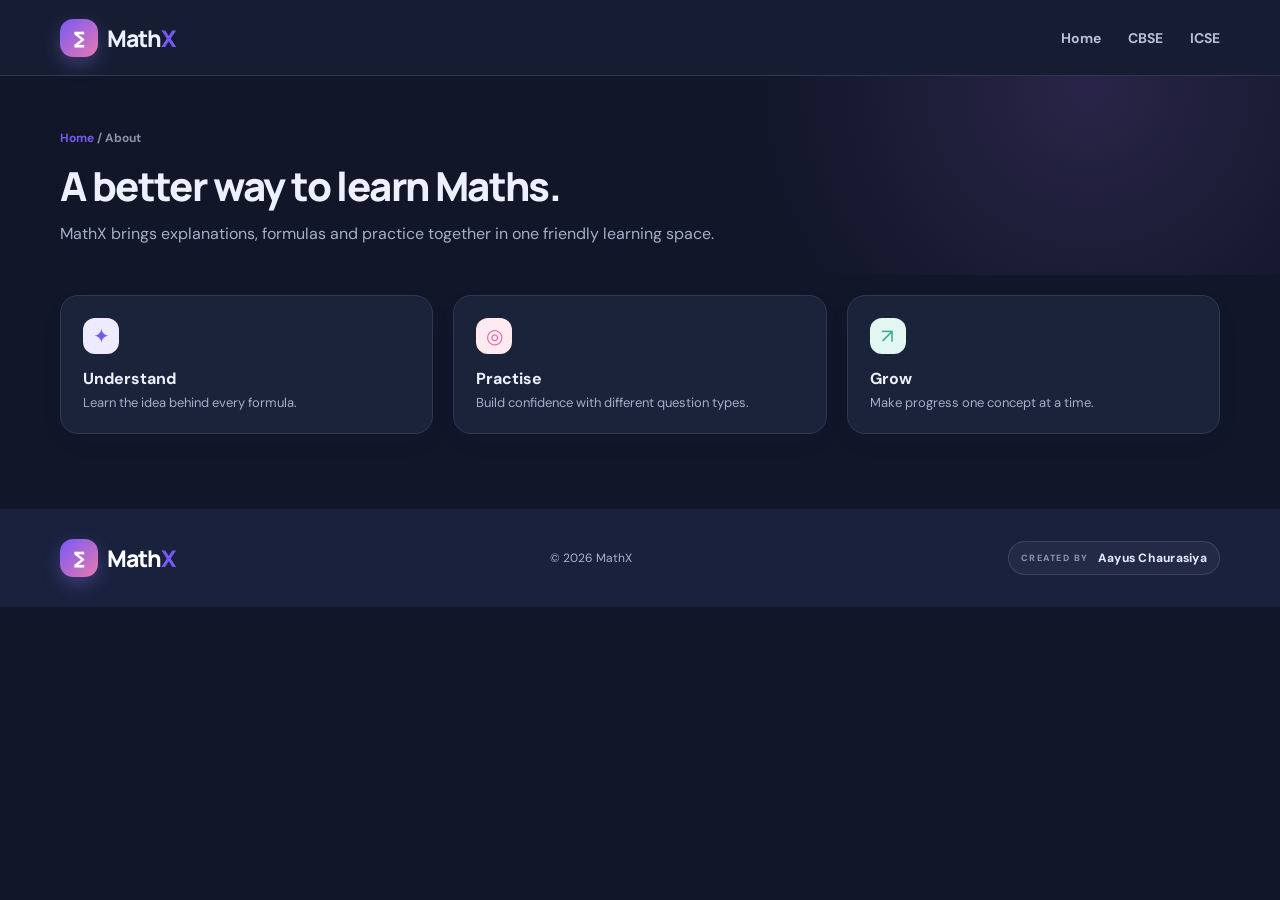
<file: about.html>
<!DOCTYPE html><html lang="en"><head><link rel="icon" type="image/jpeg" href="mathxlogo.png.jpg"><meta charset="UTF-8"><meta name="viewport" content="width=device-width,initial-scale=1"><title>About MathX</title><link rel="stylesheet" href="style.css"></head><body><header class="topbar"><a class="brand" href="index.html"><span class="brand-mark">∑</span>Math<span class="brand-x">X</span></a><nav><a href="index.html">Home</a><a href="cbse.html">CBSE</a><a href="icse.html">ICSE</a></nav></header><section class="page-hero"><div class="wrap"><div class="crumb"><a href="index.html">Home</a> / About</div><h1 class="page-title">A better way to learn Maths.</h1><p class="page-subtitle">MathX brings explanations, formulas and practice together in one friendly learning space.</p></div></section><main class="wrap"><div class="feature-strip"><div><span class="feature-icon">✦</span><h3>Understand</h3><p>Learn the idea behind every formula.</p></div><div><span class="feature-icon pink">◎</span><h3>Practise</h3><p>Build confidence with different question types.</p></div><div><span class="feature-icon mint">↗</span><h3>Grow</h3><p>Make progress one concept at a time.</p></div></div></main><footer class="footer"><div class="wrap footer-inner"><a class="brand footer-brand" href="index.html"><span class="brand-mark">∑</span>Math<span class="brand-x">X</span></a><span>© 2026 MathX</span><span class="owner-credit" aria-label="Created by Aayus Chaurasiya"><span class="owner-label">CREATED BY</span><span class="owner-name">Aayus Chaurasiya</span></span></div></footer>
</body></html>
</file>
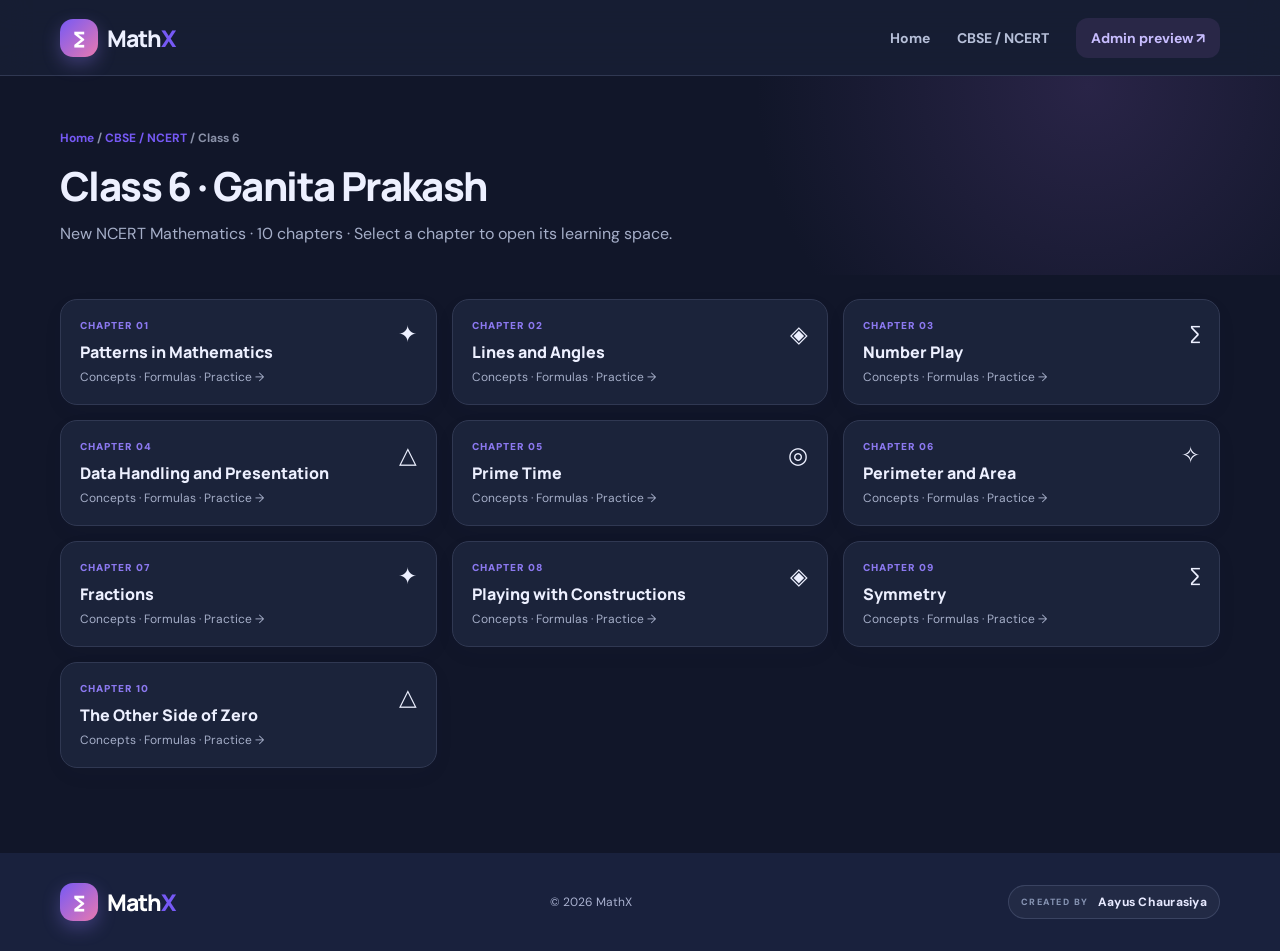
<file: cbse-class6.html>
<!DOCTYPE html><html lang="en"><head><link rel="icon" type="image/jpeg" href="mathxlogo.png.jpg"><meta charset="UTF-8"><meta name="viewport" content="width=device-width,initial-scale=1"><title>Class 6 CBSE / NCERT | MathX</title><link rel="stylesheet" href="style.css"></head><body>
<header class="topbar"><a class="brand" href="index.html"><span class="brand-mark">∑</span>Math<span class="brand-x">X</span></a><nav><a href="index.html">Home</a><a href="cbse.html">CBSE / NCERT</a><a class="nav-cta" href="admin.html">Admin preview ↗</a></nav></header>
<section class="page-hero"><div class="wrap"><div class="crumb"><a href="index.html">Home</a> / <a href="cbse.html">CBSE / NCERT</a> / Class 6</div><h1 class="page-title">Class 6 · Ganita Prakash</h1><p class="page-subtitle">New NCERT Mathematics · 10 chapters · Select a chapter to open its learning space.</p></div></section>
<main class="wrap"><div class="chapter-grid"><a class="chapter-tile" href="lesson.html?board=cbse&class=6&chapter=1"><span class="chapter-icon">✦</span><div class="chapter-no">CHAPTER 01</div><h3>Patterns in Mathematics</h3><p>Concepts · Formulas · Practice →</p></a><a class="chapter-tile" href="lesson.html?board=cbse&class=6&chapter=2"><span class="chapter-icon">◈</span><div class="chapter-no">CHAPTER 02</div><h3>Lines and Angles</h3><p>Concepts · Formulas · Practice →</p></a><a class="chapter-tile" href="lesson.html?board=cbse&class=6&chapter=3"><span class="chapter-icon">∑</span><div class="chapter-no">CHAPTER 03</div><h3>Number Play</h3><p>Concepts · Formulas · Practice →</p></a><a class="chapter-tile" href="lesson.html?board=cbse&class=6&chapter=4"><span class="chapter-icon">△</span><div class="chapter-no">CHAPTER 04</div><h3>Data Handling and Presentation</h3><p>Concepts · Formulas · Practice →</p></a><a class="chapter-tile" href="lesson.html?board=cbse&class=6&chapter=5"><span class="chapter-icon">◎</span><div class="chapter-no">CHAPTER 05</div><h3>Prime Time</h3><p>Concepts · Formulas · Practice →</p></a><a class="chapter-tile" href="lesson.html?board=cbse&class=6&chapter=6"><span class="chapter-icon">✧</span><div class="chapter-no">CHAPTER 06</div><h3>Perimeter and Area</h3><p>Concepts · Formulas · Practice →</p></a><a class="chapter-tile" href="lesson.html?board=cbse&class=6&chapter=7"><span class="chapter-icon">✦</span><div class="chapter-no">CHAPTER 07</div><h3>Fractions</h3><p>Concepts · Formulas · Practice →</p></a><a class="chapter-tile" href="lesson.html?board=cbse&class=6&chapter=8"><span class="chapter-icon">◈</span><div class="chapter-no">CHAPTER 08</div><h3>Playing with Constructions</h3><p>Concepts · Formulas · Practice →</p></a><a class="chapter-tile" href="lesson.html?board=cbse&class=6&chapter=9"><span class="chapter-icon">∑</span><div class="chapter-no">CHAPTER 09</div><h3>Symmetry</h3><p>Concepts · Formulas · Practice →</p></a><a class="chapter-tile" href="lesson.html?board=cbse&class=6&chapter=10"><span class="chapter-icon">△</span><div class="chapter-no">CHAPTER 10</div><h3>The Other Side of Zero</h3><p>Concepts · Formulas · Practice →</p></a></div></main><footer class="footer"><div class="wrap footer-inner"><a class="brand footer-brand" href="index.html"><span class="brand-mark">∑</span>Math<span class="brand-x">X</span></a><span>© 2026 MathX</span><span class="owner-credit" aria-label="Created by Aayus Chaurasiya"><span class="owner-label">CREATED BY</span><span class="owner-name">Aayus Chaurasiya</span></span></div></footer>
</body></html>
</file>
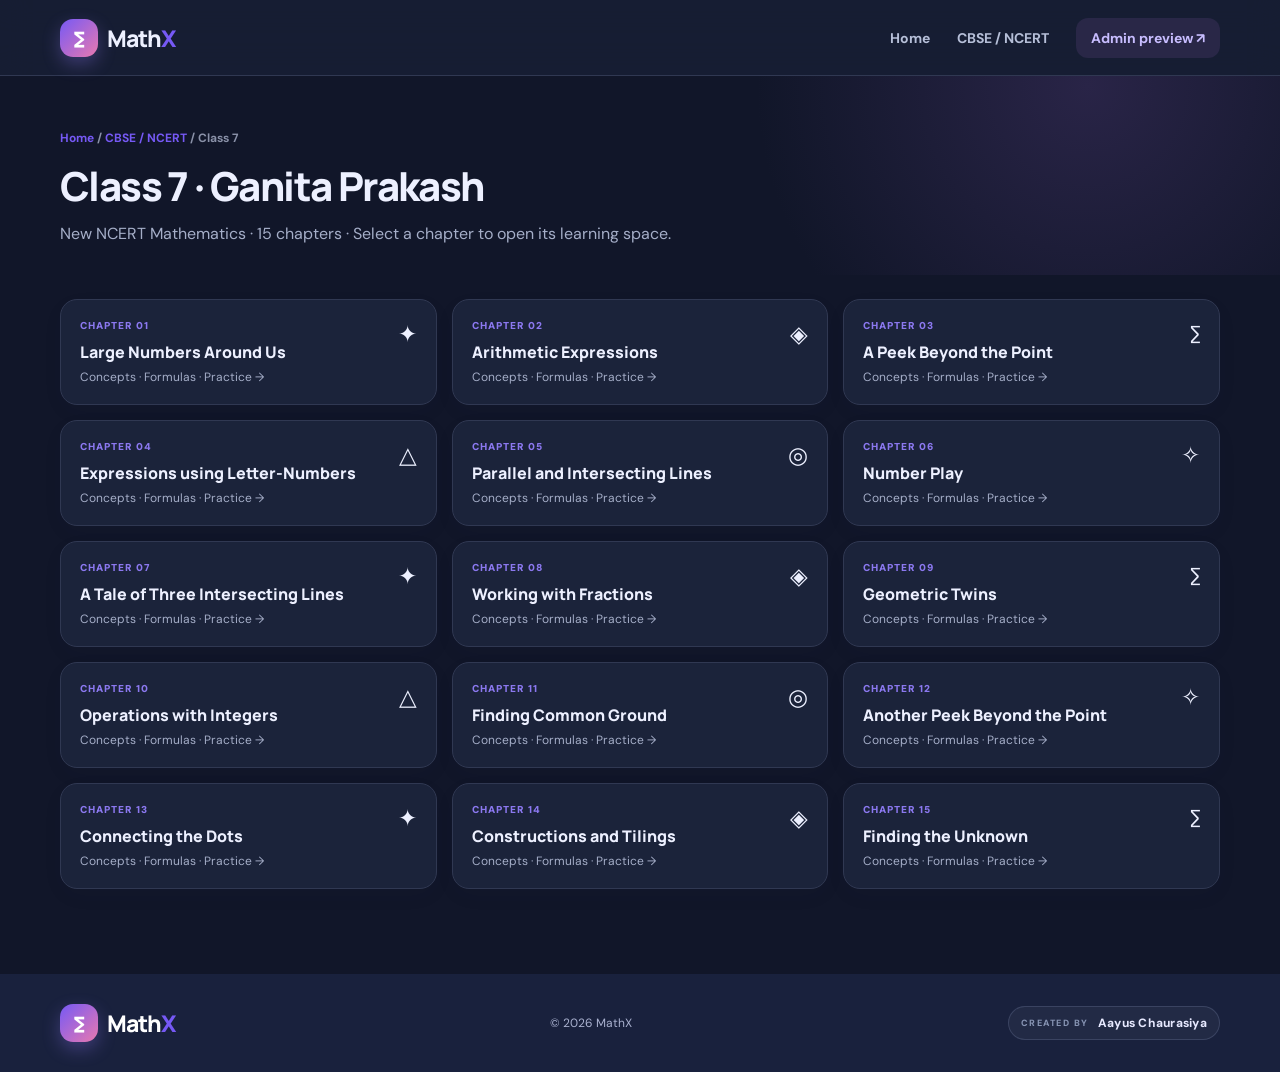
<file: cbse-class7.html>
<!DOCTYPE html><html lang="en"><head><link rel="icon" type="image/jpeg" href="mathxlogo.png.jpg"><meta charset="UTF-8"><meta name="viewport" content="width=device-width,initial-scale=1"><title>Class 7 CBSE / NCERT | MathX</title><link rel="stylesheet" href="style.css"></head><body>
<header class="topbar"><a class="brand" href="index.html"><span class="brand-mark">∑</span>Math<span class="brand-x">X</span></a><nav><a href="index.html">Home</a><a href="cbse.html">CBSE / NCERT</a><a class="nav-cta" href="admin.html">Admin preview ↗</a></nav></header>
<section class="page-hero"><div class="wrap"><div class="crumb"><a href="index.html">Home</a> / <a href="cbse.html">CBSE / NCERT</a> / Class 7</div><h1 class="page-title">Class 7 · Ganita Prakash</h1><p class="page-subtitle">New NCERT Mathematics · 15 chapters · Select a chapter to open its learning space.</p></div></section>
<main class="wrap"><div class="chapter-grid"><a class="chapter-tile" href="lesson.html?board=cbse&class=7&chapter=1"><span class="chapter-icon">✦</span><div class="chapter-no">CHAPTER 01</div><h3>Large Numbers Around Us</h3><p>Concepts · Formulas · Practice →</p></a><a class="chapter-tile" href="lesson.html?board=cbse&class=7&chapter=2"><span class="chapter-icon">◈</span><div class="chapter-no">CHAPTER 02</div><h3>Arithmetic Expressions</h3><p>Concepts · Formulas · Practice →</p></a><a class="chapter-tile" href="lesson.html?board=cbse&class=7&chapter=3"><span class="chapter-icon">∑</span><div class="chapter-no">CHAPTER 03</div><h3>A Peek Beyond the Point</h3><p>Concepts · Formulas · Practice →</p></a><a class="chapter-tile" href="lesson.html?board=cbse&class=7&chapter=4"><span class="chapter-icon">△</span><div class="chapter-no">CHAPTER 04</div><h3>Expressions using Letter-Numbers</h3><p>Concepts · Formulas · Practice →</p></a><a class="chapter-tile" href="lesson.html?board=cbse&class=7&chapter=5"><span class="chapter-icon">◎</span><div class="chapter-no">CHAPTER 05</div><h3>Parallel and Intersecting Lines</h3><p>Concepts · Formulas · Practice →</p></a><a class="chapter-tile" href="lesson.html?board=cbse&class=7&chapter=6"><span class="chapter-icon">✧</span><div class="chapter-no">CHAPTER 06</div><h3>Number Play</h3><p>Concepts · Formulas · Practice →</p></a><a class="chapter-tile" href="lesson.html?board=cbse&class=7&chapter=7"><span class="chapter-icon">✦</span><div class="chapter-no">CHAPTER 07</div><h3>A Tale of Three Intersecting Lines</h3><p>Concepts · Formulas · Practice →</p></a><a class="chapter-tile" href="lesson.html?board=cbse&class=7&chapter=8"><span class="chapter-icon">◈</span><div class="chapter-no">CHAPTER 08</div><h3>Working with Fractions</h3><p>Concepts · Formulas · Practice →</p></a><a class="chapter-tile" href="lesson.html?board=cbse&class=7&chapter=9"><span class="chapter-icon">∑</span><div class="chapter-no">CHAPTER 09</div><h3>Geometric Twins</h3><p>Concepts · Formulas · Practice →</p></a><a class="chapter-tile" href="lesson.html?board=cbse&class=7&chapter=10"><span class="chapter-icon">△</span><div class="chapter-no">CHAPTER 10</div><h3>Operations with Integers</h3><p>Concepts · Formulas · Practice →</p></a><a class="chapter-tile" href="lesson.html?board=cbse&class=7&chapter=11"><span class="chapter-icon">◎</span><div class="chapter-no">CHAPTER 11</div><h3>Finding Common Ground</h3><p>Concepts · Formulas · Practice →</p></a><a class="chapter-tile" href="lesson.html?board=cbse&class=7&chapter=12"><span class="chapter-icon">✧</span><div class="chapter-no">CHAPTER 12</div><h3>Another Peek Beyond the Point</h3><p>Concepts · Formulas · Practice →</p></a><a class="chapter-tile" href="lesson.html?board=cbse&class=7&chapter=13"><span class="chapter-icon">✦</span><div class="chapter-no">CHAPTER 13</div><h3>Connecting the Dots</h3><p>Concepts · Formulas · Practice →</p></a><a class="chapter-tile" href="lesson.html?board=cbse&class=7&chapter=14"><span class="chapter-icon">◈</span><div class="chapter-no">CHAPTER 14</div><h3>Constructions and Tilings</h3><p>Concepts · Formulas · Practice →</p></a><a class="chapter-tile" href="lesson.html?board=cbse&class=7&chapter=15"><span class="chapter-icon">∑</span><div class="chapter-no">CHAPTER 15</div><h3>Finding the Unknown</h3><p>Concepts · Formulas · Practice →</p></a></div></main><footer class="footer"><div class="wrap footer-inner"><a class="brand footer-brand" href="index.html"><span class="brand-mark">∑</span>Math<span class="brand-x">X</span></a><span>© 2026 MathX</span><span class="owner-credit" aria-label="Created by Aayus Chaurasiya"><span class="owner-label">CREATED BY</span><span class="owner-name">Aayus Chaurasiya</span></span></div></footer>
</body></html>
</file>
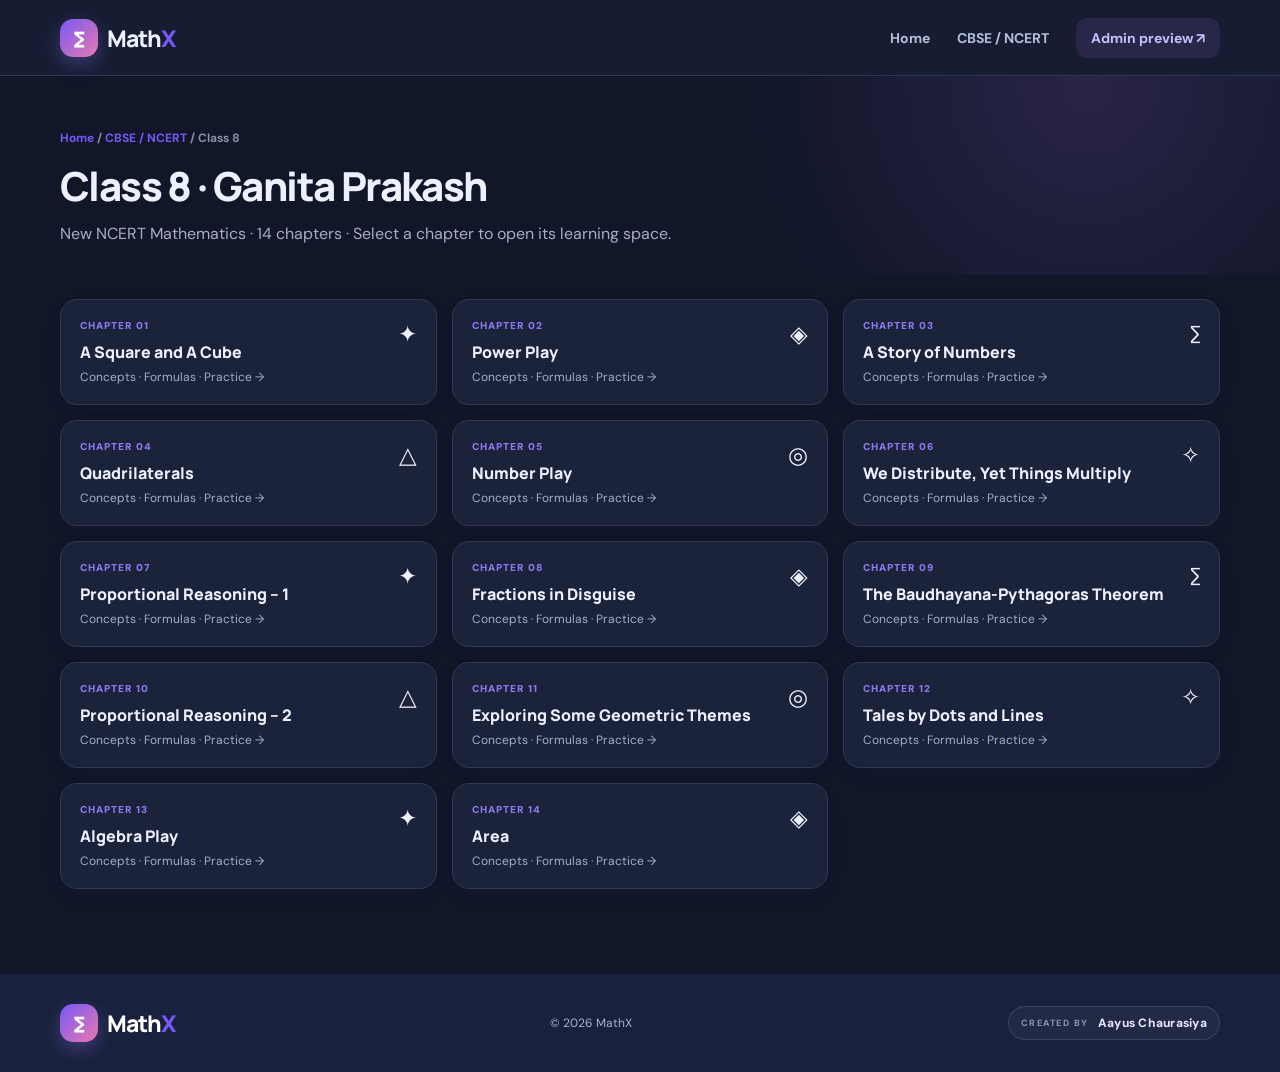
<file: cbse-class8.html>
<!DOCTYPE html><html lang="en"><head><link rel="icon" type="image/jpeg" href="mathxlogo.png.jpg"><meta charset="UTF-8"><meta name="viewport" content="width=device-width,initial-scale=1"><title>Class 8 CBSE / NCERT | MathX</title><link rel="stylesheet" href="style.css"></head><body>
<header class="topbar"><a class="brand" href="index.html"><span class="brand-mark">∑</span>Math<span class="brand-x">X</span></a><nav><a href="index.html">Home</a><a href="cbse.html">CBSE / NCERT</a><a class="nav-cta" href="admin.html">Admin preview ↗</a></nav></header>
<section class="page-hero"><div class="wrap"><div class="crumb"><a href="index.html">Home</a> / <a href="cbse.html">CBSE / NCERT</a> / Class 8</div><h1 class="page-title">Class 8 · Ganita Prakash</h1><p class="page-subtitle">New NCERT Mathematics · 14 chapters · Select a chapter to open its learning space.</p></div></section>
<main class="wrap"><div class="chapter-grid"><a class="chapter-tile" href="lesson.html?board=cbse&class=8&chapter=1"><span class="chapter-icon">✦</span><div class="chapter-no">CHAPTER 01</div><h3>A Square and A Cube</h3><p>Concepts · Formulas · Practice →</p></a><a class="chapter-tile" href="lesson.html?board=cbse&class=8&chapter=2"><span class="chapter-icon">◈</span><div class="chapter-no">CHAPTER 02</div><h3>Power Play</h3><p>Concepts · Formulas · Practice →</p></a><a class="chapter-tile" href="lesson.html?board=cbse&class=8&chapter=3"><span class="chapter-icon">∑</span><div class="chapter-no">CHAPTER 03</div><h3>A Story of Numbers</h3><p>Concepts · Formulas · Practice →</p></a><a class="chapter-tile" href="lesson.html?board=cbse&class=8&chapter=4"><span class="chapter-icon">△</span><div class="chapter-no">CHAPTER 04</div><h3>Quadrilaterals</h3><p>Concepts · Formulas · Practice →</p></a><a class="chapter-tile" href="lesson.html?board=cbse&class=8&chapter=5"><span class="chapter-icon">◎</span><div class="chapter-no">CHAPTER 05</div><h3>Number Play</h3><p>Concepts · Formulas · Practice →</p></a><a class="chapter-tile" href="lesson.html?board=cbse&class=8&chapter=6"><span class="chapter-icon">✧</span><div class="chapter-no">CHAPTER 06</div><h3>We Distribute, Yet Things Multiply</h3><p>Concepts · Formulas · Practice →</p></a><a class="chapter-tile" href="lesson.html?board=cbse&class=8&chapter=7"><span class="chapter-icon">✦</span><div class="chapter-no">CHAPTER 07</div><h3>Proportional Reasoning – 1</h3><p>Concepts · Formulas · Practice →</p></a><a class="chapter-tile" href="lesson.html?board=cbse&class=8&chapter=8"><span class="chapter-icon">◈</span><div class="chapter-no">CHAPTER 08</div><h3>Fractions in Disguise</h3><p>Concepts · Formulas · Practice →</p></a><a class="chapter-tile" href="lesson.html?board=cbse&class=8&chapter=9"><span class="chapter-icon">∑</span><div class="chapter-no">CHAPTER 09</div><h3>The Baudhayana-Pythagoras Theorem</h3><p>Concepts · Formulas · Practice →</p></a><a class="chapter-tile" href="lesson.html?board=cbse&class=8&chapter=10"><span class="chapter-icon">△</span><div class="chapter-no">CHAPTER 10</div><h3>Proportional Reasoning – 2</h3><p>Concepts · Formulas · Practice →</p></a><a class="chapter-tile" href="lesson.html?board=cbse&class=8&chapter=11"><span class="chapter-icon">◎</span><div class="chapter-no">CHAPTER 11</div><h3>Exploring Some Geometric Themes</h3><p>Concepts · Formulas · Practice →</p></a><a class="chapter-tile" href="lesson.html?board=cbse&class=8&chapter=12"><span class="chapter-icon">✧</span><div class="chapter-no">CHAPTER 12</div><h3>Tales by Dots and Lines</h3><p>Concepts · Formulas · Practice →</p></a><a class="chapter-tile" href="lesson.html?board=cbse&class=8&chapter=13"><span class="chapter-icon">✦</span><div class="chapter-no">CHAPTER 13</div><h3>Algebra Play</h3><p>Concepts · Formulas · Practice →</p></a><a class="chapter-tile" href="lesson.html?board=cbse&class=8&chapter=14"><span class="chapter-icon">◈</span><div class="chapter-no">CHAPTER 14</div><h3>Area</h3><p>Concepts · Formulas · Practice →</p></a></div></main><footer class="footer"><div class="wrap footer-inner"><a class="brand footer-brand" href="index.html"><span class="brand-mark">∑</span>Math<span class="brand-x">X</span></a><span>© 2026 MathX</span><span class="owner-credit" aria-label="Created by Aayus Chaurasiya"><span class="owner-label">CREATED BY</span><span class="owner-name">Aayus Chaurasiya</span></span></div></footer>
</body></html>
</file>
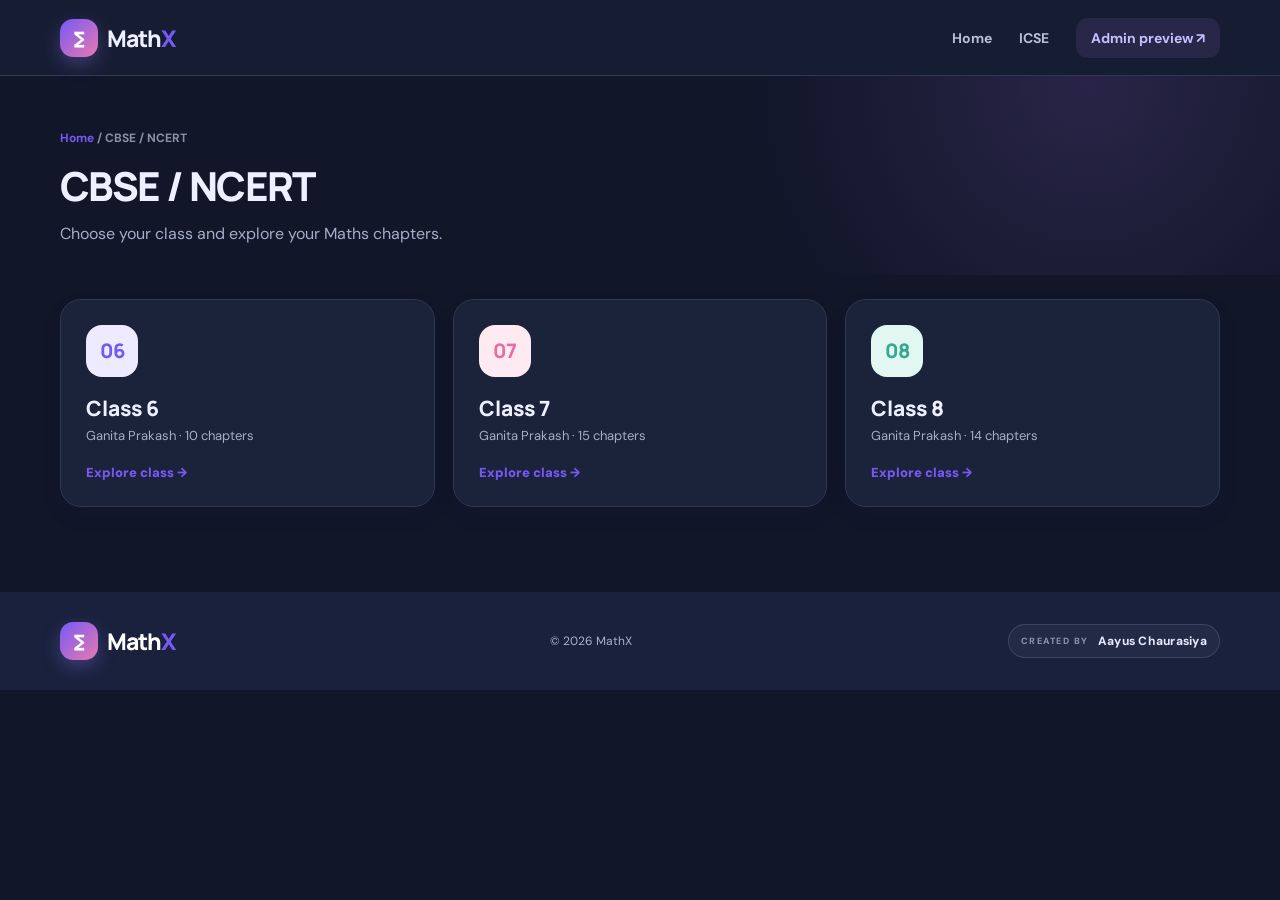
<file: cbse.html>
<!DOCTYPE html><html lang="en"><head><link rel="icon" type="image/jpeg" href="mathxlogo.png.jpg"><meta charset="UTF-8"><meta name="viewport" content="width=device-width,initial-scale=1"><title>CBSE / NCERT | MathX</title><link rel="stylesheet" href="style.css"></head><body>
<header class="topbar"><a class="brand" href="index.html"><span class="brand-mark">∑</span>Math<span class="brand-x">X</span></a><nav><a href="index.html">Home</a><a href="icse.html">ICSE</a><a class="nav-cta" href="admin.html">Admin preview ↗</a></nav></header>
<section class="page-hero"><div class="wrap"><div class="crumb"><a href="index.html">Home</a> / CBSE / NCERT</div><h1 class="page-title">CBSE / NCERT</h1><p class="page-subtitle">Choose your class and explore your Maths chapters.</p></div></section>
<main class="wrap"><div class="class-grid">
<a class="class-tile" href="cbse-class6.html"><div class="class-number">06</div><h2>Class 6</h2><p>Ganita Prakash · 10 chapters</p><span class="tile-arrow">Explore class →</span></a>
<a class="class-tile" href="cbse-class7.html"><div class="class-number">07</div><h2>Class 7</h2><p>Ganita Prakash · 15 chapters</p><span class="tile-arrow">Explore class →</span></a>
<a class="class-tile" href="cbse-class8.html"><div class="class-number">08</div><h2>Class 8</h2><p>Ganita Prakash · 14 chapters</p><span class="tile-arrow">Explore class →</span></a>
</div></main><footer class="footer"><div class="wrap footer-inner"><a class="brand footer-brand" href="index.html"><span class="brand-mark">∑</span>Math<span class="brand-x">X</span></a><span>© 2026 MathX</span><span class="owner-credit" aria-label="Created by Aayus Chaurasiya"><span class="owner-label">CREATED BY</span><span class="owner-name">Aayus Chaurasiya</span></span></div></footer>
</body></html>
</file>
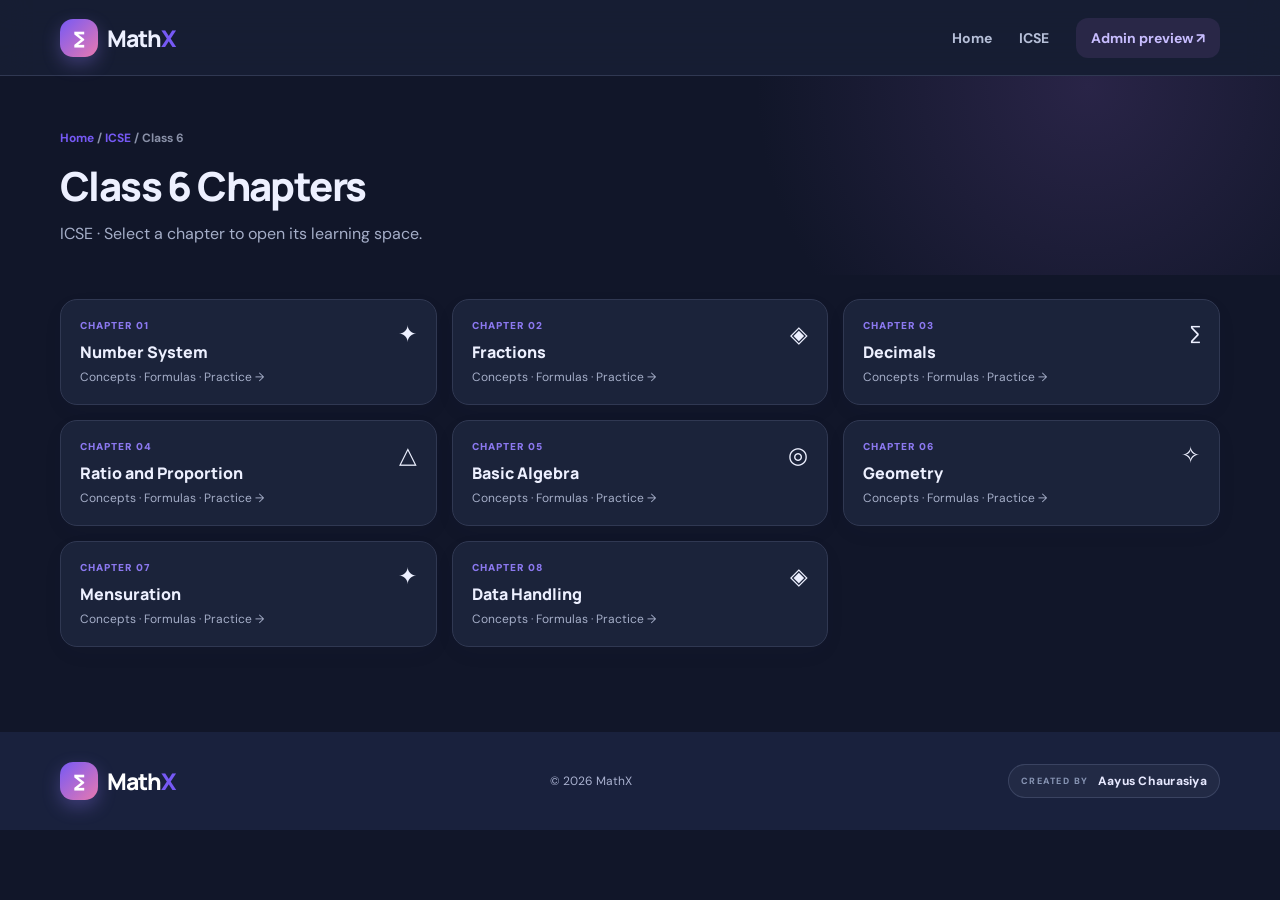
<file: icse-class6.html>
<!DOCTYPE html><html lang="en"><head><link rel="icon" type="image/jpeg" href="mathxlogo.png.jpg"><meta charset="UTF-8"><meta name="viewport" content="width=device-width,initial-scale=1"><title>Class 6 ICSE | MathX</title><link rel="stylesheet" href="style.css"></head><body>
<header class="topbar"><a class="brand" href="index.html"><span class="brand-mark">∑</span>Math<span class="brand-x">X</span></a><nav><a href="index.html">Home</a><a href="icse.html">ICSE</a><a class="nav-cta" href="admin.html">Admin preview ↗</a></nav></header>
<section class="page-hero"><div class="wrap"><div class="crumb"><a href="index.html">Home</a> / <a href="icse.html">ICSE</a> / Class 6</div><h1 class="page-title">Class 6 Chapters</h1><p class="page-subtitle">ICSE · Select a chapter to open its learning space.</p></div></section>
<main class="wrap"><div class="chapter-grid"><a class="chapter-tile" href="lesson.html?board=icse&class=6&chapter=1"><span class="chapter-icon">✦</span><div class="chapter-no">CHAPTER 01</div><h3>Number System</h3><p>Concepts · Formulas · Practice →</p></a><a class="chapter-tile" href="lesson.html?board=icse&class=6&chapter=2"><span class="chapter-icon">◈</span><div class="chapter-no">CHAPTER 02</div><h3>Fractions</h3><p>Concepts · Formulas · Practice →</p></a><a class="chapter-tile" href="lesson.html?board=icse&class=6&chapter=3"><span class="chapter-icon">∑</span><div class="chapter-no">CHAPTER 03</div><h3>Decimals</h3><p>Concepts · Formulas · Practice →</p></a><a class="chapter-tile" href="lesson.html?board=icse&class=6&chapter=4"><span class="chapter-icon">△</span><div class="chapter-no">CHAPTER 04</div><h3>Ratio and Proportion</h3><p>Concepts · Formulas · Practice →</p></a><a class="chapter-tile" href="lesson.html?board=icse&class=6&chapter=5"><span class="chapter-icon">◎</span><div class="chapter-no">CHAPTER 05</div><h3>Basic Algebra</h3><p>Concepts · Formulas · Practice →</p></a><a class="chapter-tile" href="lesson.html?board=icse&class=6&chapter=6"><span class="chapter-icon">✧</span><div class="chapter-no">CHAPTER 06</div><h3>Geometry</h3><p>Concepts · Formulas · Practice →</p></a><a class="chapter-tile" href="lesson.html?board=icse&class=6&chapter=7"><span class="chapter-icon">✦</span><div class="chapter-no">CHAPTER 07</div><h3>Mensuration</h3><p>Concepts · Formulas · Practice →</p></a><a class="chapter-tile" href="lesson.html?board=icse&class=6&chapter=8"><span class="chapter-icon">◈</span><div class="chapter-no">CHAPTER 08</div><h3>Data Handling</h3><p>Concepts · Formulas · Practice →</p></a></div></main><footer class="footer"><div class="wrap footer-inner"><a class="brand footer-brand" href="index.html"><span class="brand-mark">∑</span>Math<span class="brand-x">X</span></a><span>© 2026 MathX</span><span class="owner-credit" aria-label="Created by Aayus Chaurasiya"><span class="owner-label">CREATED BY</span><span class="owner-name">Aayus Chaurasiya</span></span></div></footer>
</body></html>
</file>
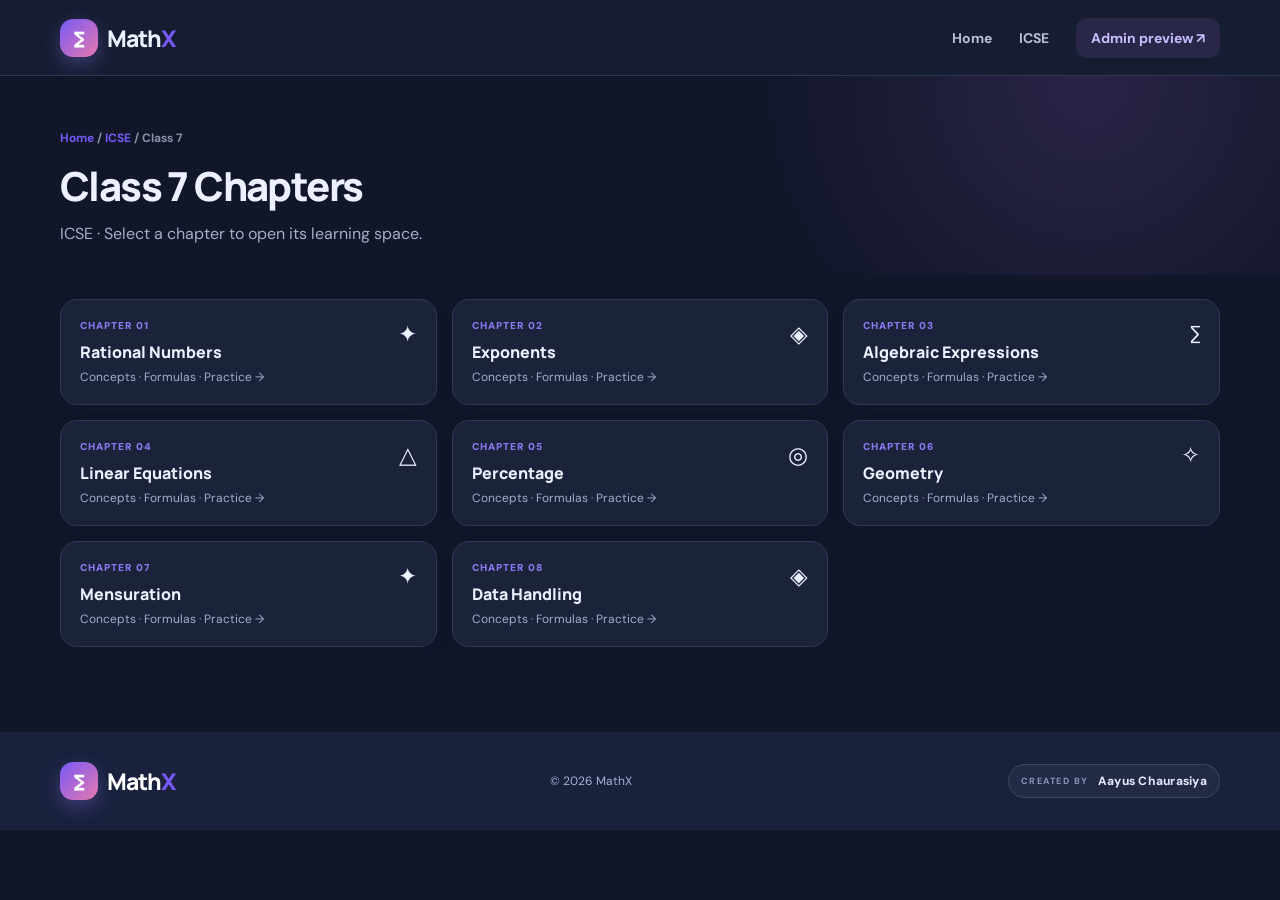
<file: icse-class7.html>
<!DOCTYPE html><html lang="en"><head><link rel="icon" type="image/jpeg" href="mathxlogo.png.jpg"><meta charset="UTF-8"><meta name="viewport" content="width=device-width,initial-scale=1"><title>Class 7 ICSE | MathX</title><link rel="stylesheet" href="style.css"></head><body>
<header class="topbar"><a class="brand" href="index.html"><span class="brand-mark">∑</span>Math<span class="brand-x">X</span></a><nav><a href="index.html">Home</a><a href="icse.html">ICSE</a><a class="nav-cta" href="admin.html">Admin preview ↗</a></nav></header>
<section class="page-hero"><div class="wrap"><div class="crumb"><a href="index.html">Home</a> / <a href="icse.html">ICSE</a> / Class 7</div><h1 class="page-title">Class 7 Chapters</h1><p class="page-subtitle">ICSE · Select a chapter to open its learning space.</p></div></section>
<main class="wrap"><div class="chapter-grid"><a class="chapter-tile" href="lesson.html?board=icse&class=7&chapter=1"><span class="chapter-icon">✦</span><div class="chapter-no">CHAPTER 01</div><h3>Rational Numbers</h3><p>Concepts · Formulas · Practice →</p></a><a class="chapter-tile" href="lesson.html?board=icse&class=7&chapter=2"><span class="chapter-icon">◈</span><div class="chapter-no">CHAPTER 02</div><h3>Exponents</h3><p>Concepts · Formulas · Practice →</p></a><a class="chapter-tile" href="lesson.html?board=icse&class=7&chapter=3"><span class="chapter-icon">∑</span><div class="chapter-no">CHAPTER 03</div><h3>Algebraic Expressions</h3><p>Concepts · Formulas · Practice →</p></a><a class="chapter-tile" href="lesson.html?board=icse&class=7&chapter=4"><span class="chapter-icon">△</span><div class="chapter-no">CHAPTER 04</div><h3>Linear Equations</h3><p>Concepts · Formulas · Practice →</p></a><a class="chapter-tile" href="lesson.html?board=icse&class=7&chapter=5"><span class="chapter-icon">◎</span><div class="chapter-no">CHAPTER 05</div><h3>Percentage</h3><p>Concepts · Formulas · Practice →</p></a><a class="chapter-tile" href="lesson.html?board=icse&class=7&chapter=6"><span class="chapter-icon">✧</span><div class="chapter-no">CHAPTER 06</div><h3>Geometry</h3><p>Concepts · Formulas · Practice →</p></a><a class="chapter-tile" href="lesson.html?board=icse&class=7&chapter=7"><span class="chapter-icon">✦</span><div class="chapter-no">CHAPTER 07</div><h3>Mensuration</h3><p>Concepts · Formulas · Practice →</p></a><a class="chapter-tile" href="lesson.html?board=icse&class=7&chapter=8"><span class="chapter-icon">◈</span><div class="chapter-no">CHAPTER 08</div><h3>Data Handling</h3><p>Concepts · Formulas · Practice →</p></a></div></main><footer class="footer"><div class="wrap footer-inner"><a class="brand footer-brand" href="index.html"><span class="brand-mark">∑</span>Math<span class="brand-x">X</span></a><span>© 2026 MathX</span><span class="owner-credit" aria-label="Created by Aayus Chaurasiya"><span class="owner-label">CREATED BY</span><span class="owner-name">Aayus Chaurasiya</span></span></div></footer>
</body></html>
</file>
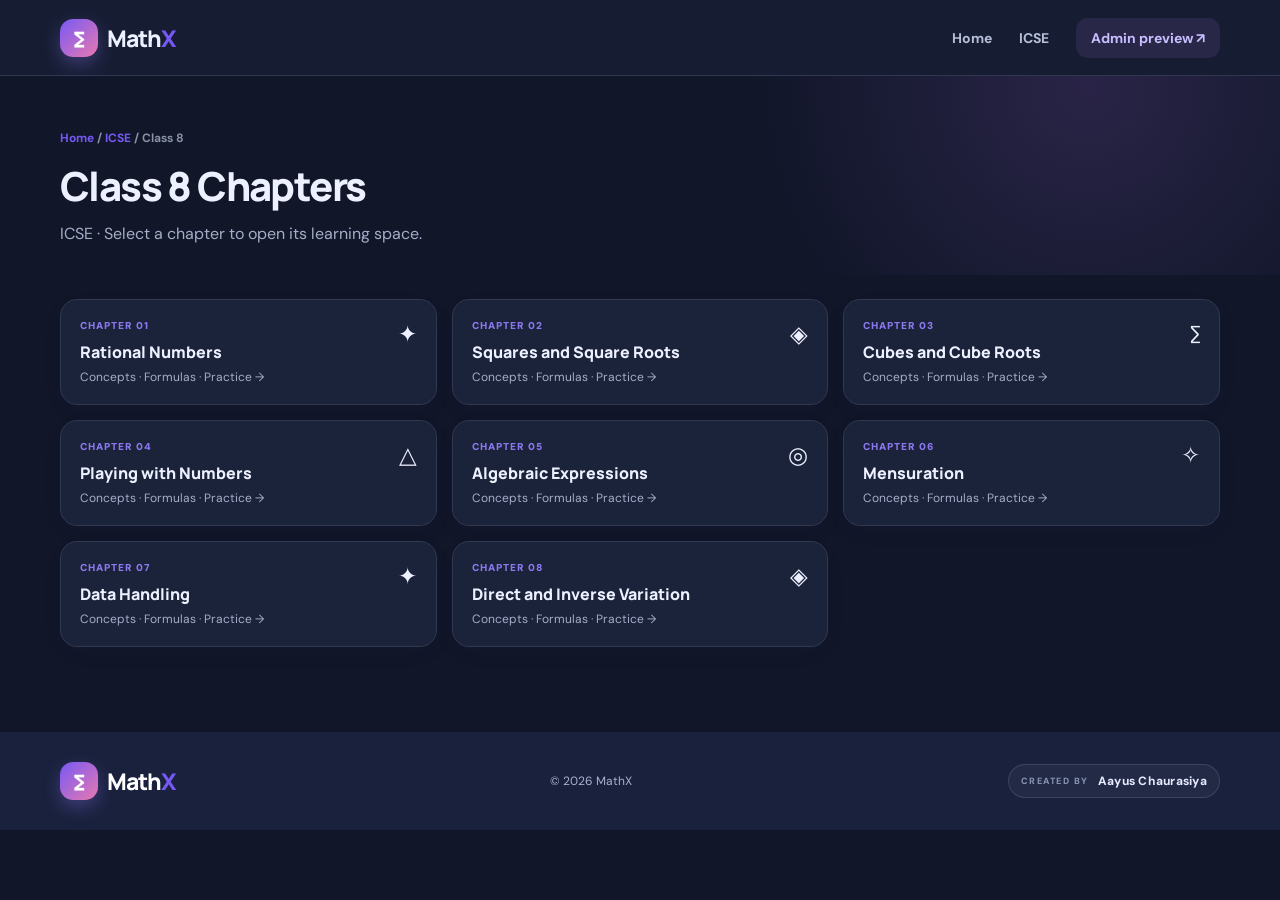
<file: icse-class8.html>
<!DOCTYPE html><html lang="en"><head><link rel="icon" type="image/jpeg" href="mathxlogo.png.jpg"><meta charset="UTF-8"><meta name="viewport" content="width=device-width,initial-scale=1"><title>Class 8 ICSE | MathX</title><link rel="stylesheet" href="style.css"></head><body>
<header class="topbar"><a class="brand" href="index.html"><span class="brand-mark">∑</span>Math<span class="brand-x">X</span></a><nav><a href="index.html">Home</a><a href="icse.html">ICSE</a><a class="nav-cta" href="admin.html">Admin preview ↗</a></nav></header>
<section class="page-hero"><div class="wrap"><div class="crumb"><a href="index.html">Home</a> / <a href="icse.html">ICSE</a> / Class 8</div><h1 class="page-title">Class 8 Chapters</h1><p class="page-subtitle">ICSE · Select a chapter to open its learning space.</p></div></section>
<main class="wrap"><div class="chapter-grid"><a class="chapter-tile" href="lesson.html?board=icse&class=8&chapter=1"><span class="chapter-icon">✦</span><div class="chapter-no">CHAPTER 01</div><h3>Rational Numbers</h3><p>Concepts · Formulas · Practice →</p></a><a class="chapter-tile" href="lesson.html?board=icse&class=8&chapter=2"><span class="chapter-icon">◈</span><div class="chapter-no">CHAPTER 02</div><h3>Squares and Square Roots</h3><p>Concepts · Formulas · Practice →</p></a><a class="chapter-tile" href="lesson.html?board=icse&class=8&chapter=3"><span class="chapter-icon">∑</span><div class="chapter-no">CHAPTER 03</div><h3>Cubes and Cube Roots</h3><p>Concepts · Formulas · Practice →</p></a><a class="chapter-tile" href="lesson.html?board=icse&class=8&chapter=4"><span class="chapter-icon">△</span><div class="chapter-no">CHAPTER 04</div><h3>Playing with Numbers</h3><p>Concepts · Formulas · Practice →</p></a><a class="chapter-tile" href="lesson.html?board=icse&class=8&chapter=5"><span class="chapter-icon">◎</span><div class="chapter-no">CHAPTER 05</div><h3>Algebraic Expressions</h3><p>Concepts · Formulas · Practice →</p></a><a class="chapter-tile" href="lesson.html?board=icse&class=8&chapter=6"><span class="chapter-icon">✧</span><div class="chapter-no">CHAPTER 06</div><h3>Mensuration</h3><p>Concepts · Formulas · Practice →</p></a><a class="chapter-tile" href="lesson.html?board=icse&class=8&chapter=7"><span class="chapter-icon">✦</span><div class="chapter-no">CHAPTER 07</div><h3>Data Handling</h3><p>Concepts · Formulas · Practice →</p></a><a class="chapter-tile" href="lesson.html?board=icse&class=8&chapter=8"><span class="chapter-icon">◈</span><div class="chapter-no">CHAPTER 08</div><h3>Direct and Inverse Variation</h3><p>Concepts · Formulas · Practice →</p></a></div></main><footer class="footer"><div class="wrap footer-inner"><a class="brand footer-brand" href="index.html"><span class="brand-mark">∑</span>Math<span class="brand-x">X</span></a><span>© 2026 MathX</span><span class="owner-credit" aria-label="Created by Aayus Chaurasiya"><span class="owner-label">CREATED BY</span><span class="owner-name">Aayus Chaurasiya</span></span></div></footer>
</body></html>
</file>
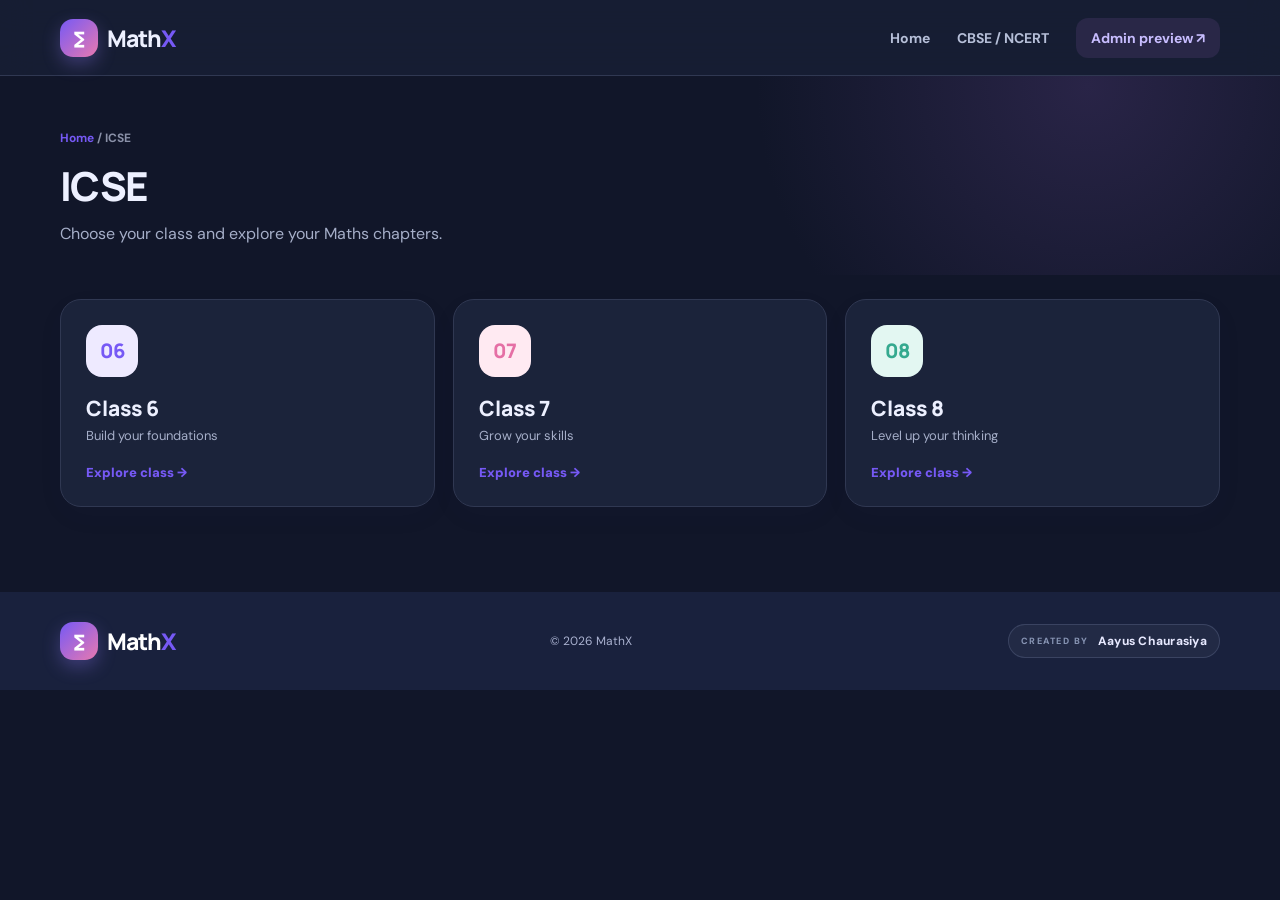
<file: icse.html>
<!DOCTYPE html><html lang="en"><head><link rel="icon" type="image/jpeg" href="mathxlogo.png.jpg"><meta charset="UTF-8"><meta name="viewport" content="width=device-width,initial-scale=1"><title>ICSE | MathX</title><link rel="stylesheet" href="style.css"></head><body>
<header class="topbar"><a class="brand" href="index.html"><span class="brand-mark">∑</span>Math<span class="brand-x">X</span></a><nav><a href="index.html">Home</a><a href="cbse.html">CBSE / NCERT</a><a class="nav-cta" href="admin.html">Admin preview ↗</a></nav></header>
<section class="page-hero"><div class="wrap"><div class="crumb"><a href="index.html">Home</a> / ICSE</div><h1 class="page-title">ICSE</h1><p class="page-subtitle">Choose your class and explore your Maths chapters.</p></div></section>
<main class="wrap"><div class="class-grid">
<a class="class-tile" href="icse-class6.html"><div class="class-number">06</div><h2>Class 6</h2><p>Build your foundations</p><span class="tile-arrow">Explore class →</span></a>
<a class="class-tile" href="icse-class7.html"><div class="class-number">07</div><h2>Class 7</h2><p>Grow your skills</p><span class="tile-arrow">Explore class →</span></a>
<a class="class-tile" href="icse-class8.html"><div class="class-number">08</div><h2>Class 8</h2><p>Level up your thinking</p><span class="tile-arrow">Explore class →</span></a>
</div></main><footer class="footer"><div class="wrap footer-inner"><a class="brand footer-brand" href="index.html"><span class="brand-mark">∑</span>Math<span class="brand-x">X</span></a><span>© 2026 MathX</span><span class="owner-credit" aria-label="Created by Aayus Chaurasiya"><span class="owner-label">CREATED BY</span><span class="owner-name">Aayus Chaurasiya</span></span></div></footer>
</body></html>
</file>
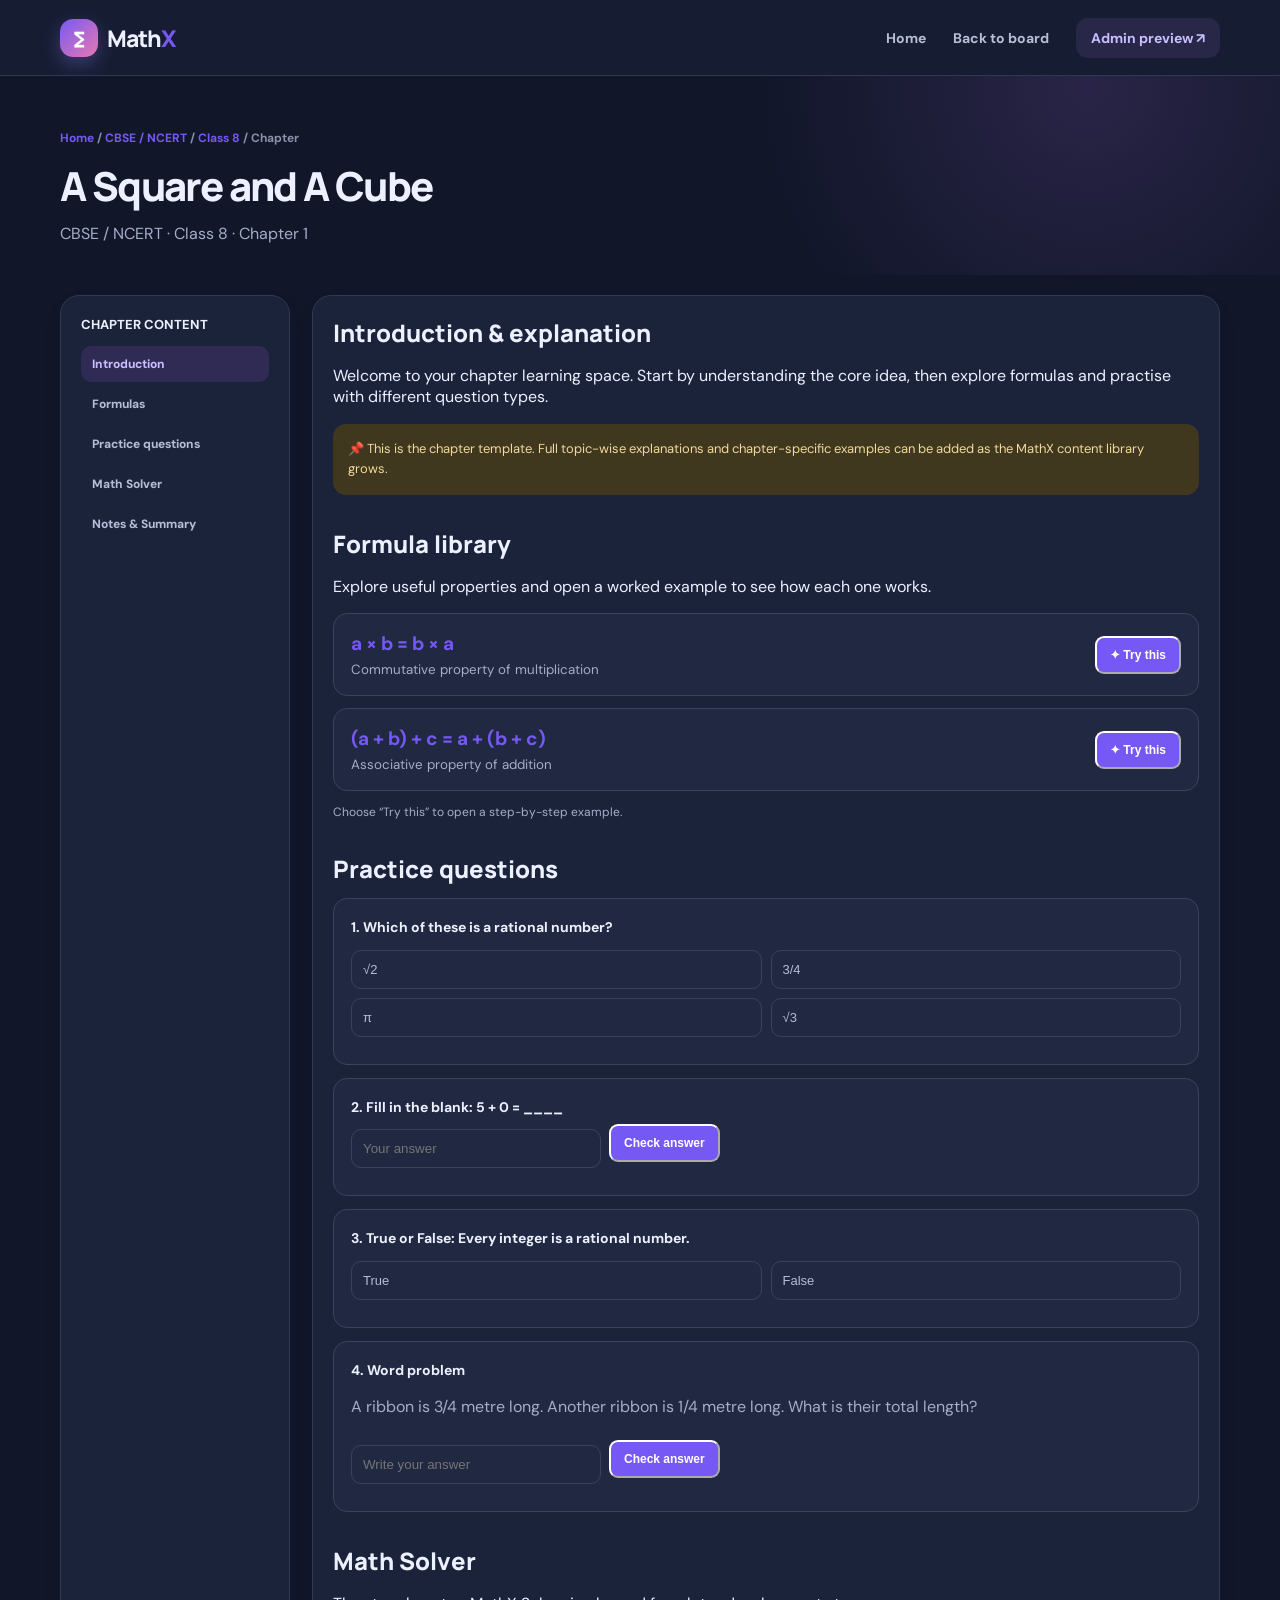
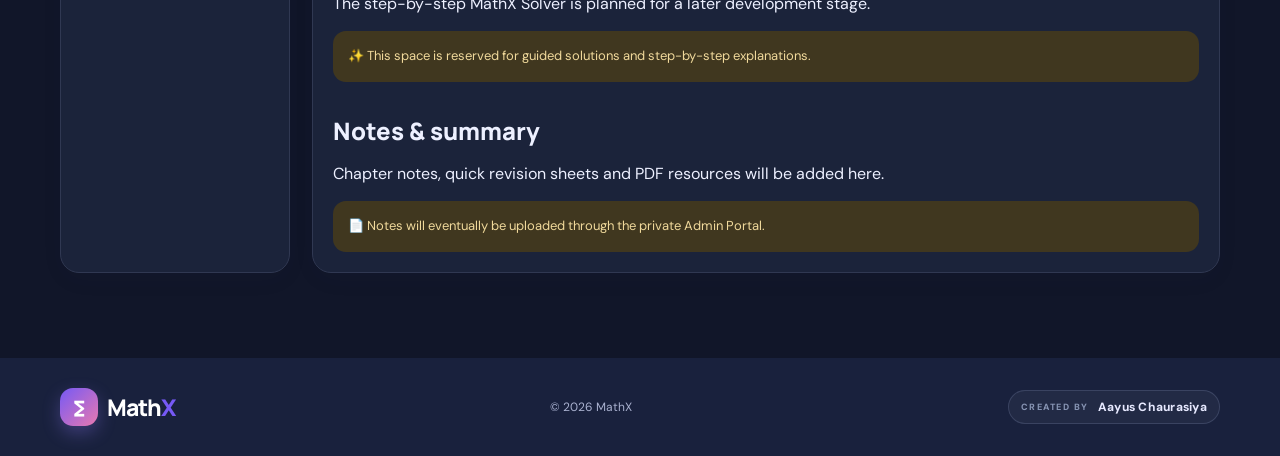
<file: lesson.html>
<!DOCTYPE html><html lang="en"><head><link rel="icon" type="image/jpeg" href="mathxlogo.png.jpg"><meta charset="UTF-8"><meta name="viewport" content="width=device-width,initial-scale=1"><title>Chapter | MathX</title><link rel="stylesheet" href="style.css"></head><body>
<header class="topbar"><a class="brand" href="index.html"><span class="brand-mark">∑</span>Math<span class="brand-x">X</span></a><nav><a href="index.html">Home</a><a id="boardLink" href="cbse.html">Back to board</a><a class="nav-cta" href="admin.html">Admin preview ↗</a></nav></header>
<section class="page-hero"><div class="wrap"><div class="crumb"><a href="index.html">Home</a> / <a id="crumbBoard" href="cbse.html">Board</a> / <a id="crumbClass" href="cbse-class8.html">Class</a> / Chapter</div><h1 class="page-title" id="chapterTitle">Chapter</h1><p class="page-subtitle" id="chapterMeta">MathX learning space</p></div></section>
<main class="wrap"><div class="lesson-layout"><aside class="lesson-nav"><h3>CHAPTER CONTENT</h3><a class="active" href="#intro" onclick="activate(this)">Introduction</a><a href="#formulas" onclick="activate(this)">Formulas</a><a href="#practice" onclick="activate(this)">Practice questions</a><a href="#solver" onclick="activate(this)">Math Solver</a><a href="#notes" onclick="activate(this)">Notes & Summary</a></aside>
<div class="lesson-content"><section id="intro"><h2>Introduction & explanation</h2><p>Welcome to your chapter learning space. Start by understanding the core idea, then explore formulas and practise with different question types.</p><div class="info-box">📌 This is the chapter template. Full topic-wise explanations and chapter-specific examples can be added as the MathX content library grows.</div></section>
<section id="formulas" style="margin-top:32px">
<h2>Formula library</h2>
<p>Explore useful properties and open a worked example to see how each one works.</p>

<div class="formula-row">
  <div>
    <strong>a × b = b × a</strong>
    <small>Commutative property of multiplication</small>
  </div>
  <button class="small-btn" type="button" onclick="showExample('commutative')">✦ Try this</button>
</div>

<div class="formula-row">
  <div>
    <strong>(a + b) + c = a + (b + c)</strong>
    <small>Associative property of addition</small>
  </div>
  <button class="small-btn" type="button" onclick="showExample('associative')">✦ Try this</button>
</div>

<div id="formulaResult" class="worked-example" hidden aria-live="polite">
  <div class="worked-example-top">
    <span class="example-kicker">✦ WORKED EXAMPLE</span>
    <button class="example-close" type="button" onclick="hideExample()" aria-label="Close example">×</button>
  </div>
  <h3 id="exampleTitle">Let's try it</h3>
  <div class="example-formula" id="exampleFormula"></div>
  <ol class="example-steps" id="exampleSteps"></ol>
  <div class="example-answer">
    <span>FINAL RESULT</span>
    <strong id="exampleAnswer"></strong>
  </div>
</div>
<p id="formulaHint" class="formula-hint">Choose “Try this” to open a step-by-step example.</p>
</section>
<section id="practice" style="margin-top:32px">
<h2>Practice questions</h2>

<div class="question">
  <b>1. Which of these is a rational number?</b>
  <div class="options">
    <button class="option" type="button" onclick="mark(this,false)">√2</button>
    <button class="option" type="button" onclick="mark(this,true)">3/4</button>
    <button class="option" type="button" onclick="mark(this,false)">π</button>
    <button class="option" type="button" onclick="mark(this,false)">√3</button>
  </div>
  <p class="feedback" aria-live="polite"></p>
</div>

<div class="question">
  <b>2. Fill in the blank: 5 + 0 = ____</b>
  <div class="answer-controls">
    <input id="fill" class="input-answer" placeholder="Your answer" inputmode="numeric">
    <button class="small-btn" type="button" onclick="checkFill()">Check answer</button>
  </div>
  <p id="fillFeedback" class="feedback" aria-live="polite"></p>
</div>

<div class="question">
  <b>3. True or False: Every integer is a rational number.</b>
  <div class="options">
    <button class="option" type="button" onclick="mark(this,true)">True</button>
    <button class="option" type="button" onclick="mark(this,false)">False</button>
  </div>
  <p class="feedback" aria-live="polite"></p>
</div>

<div class="question">
  <b>4. Word problem</b>
  <p class="muted">A ribbon is 3/4 metre long. Another ribbon is 1/4 metre long. What is their total length?</p>
  <div class="answer-controls">
    <input id="wordAnswer" class="input-answer" placeholder="Write your answer">
    <button class="small-btn" type="button" onclick="checkWordProblem()">Check answer</button>
  </div>
  <p id="wordFeedback" class="feedback" aria-live="polite"></p>
</div>
</section>
<section id="solver" style="margin-top:32px"><h2>Math Solver</h2><p>The step-by-step MathX Solver is planned for a later development stage.</p><div class="info-box">✨ This space is reserved for guided solutions and step-by-step explanations.</div></section>
<section id="notes" style="margin-top:32px"><h2>Notes & summary</h2><p>Chapter notes, quick revision sheets and PDF resources will be added here.</p><div class="info-box">📄 Notes will eventually be uploaded through the private Admin Portal.</div></section></div></div></main>
<footer class="footer"><div class="wrap footer-inner"><a class="brand footer-brand" href="index.html"><span class="brand-mark">∑</span>Math<span class="brand-x">X</span></a><span>© 2026 MathX</span><span class="owner-credit" aria-label="Created by Aayus Chaurasiya"><span class="owner-label">CREATED BY</span><span class="owner-name">Aayus Chaurasiya</span></span></div></footer>
<script>
const p = new URLSearchParams(location.search);
const board = (p.get('board') || 'cbse').toLowerCase();
const cls = p.get('class') || '8';
const ch = Number(p.get('chapter') || 1);

const boardName = board === 'icse' ? 'ICSE' : 'CBSE / NCERT';
const names = {
  cbse: {
    6: ['Patterns in Mathematics', 'Lines and Angles', 'Number Play', 'Data Handling and Presentation', 'Prime Time', 'Perimeter and Area', 'Fractions', 'Playing with Constructions', 'Symmetry', 'The Other Side of Zero'],
    7: ['Large Numbers Around Us', 'Arithmetic Expressions', 'A Peek Beyond the Point', 'Expressions using Letter-Numbers', 'Parallel and Intersecting Lines', 'Number Play', 'A Tale of Three Intersecting Lines', 'Working with Fractions', 'Geometric Twins', 'Operations with Integers', 'Finding Common Ground', 'Another Peek Beyond the Point', 'Connecting the Dots', 'Constructions and Tilings', 'Finding the Unknown'],
    8: ['A Square and A Cube', 'Power Play', 'A Story of Numbers', 'Quadrilaterals', 'Number Play', 'We Distribute, Yet Things Multiply', 'Proportional Reasoning – 1', 'Fractions in Disguise', 'The Baudhayana-Pythagoras Theorem', 'Proportional Reasoning – 2', 'Exploring Some Geometric Themes', 'Tales by Dots and Lines', 'Algebra Play', 'Area']
  },
  icse: {
    6: ['Number System', 'Fractions', 'Decimals', 'Ratio and Proportion', 'Basic Algebra', 'Geometry', 'Mensuration', 'Data Handling'],
    7: ['Rational Numbers', 'Exponents', 'Algebraic Expressions', 'Linear Equations', 'Percentage', 'Geometry', 'Mensuration', 'Data Handling'],
    8: ['Rational Numbers', 'Squares and Square Roots', 'Cubes and Cube Roots', 'Playing with Numbers', 'Algebraic Expressions', 'Mensuration', 'Data Handling', 'Direct and Inverse Variation']
  }
};

const title = (names[board] && names[board][cls] && names[board][cls][ch - 1]) || 'Maths Chapter';
document.title = title + ' | MathX';
document.getElementById('chapterTitle').textContent = title;
document.getElementById('chapterMeta').textContent = boardName + ' · Class ' + cls + ' · Chapter ' + ch;

const boardFile = board === 'icse' ? 'icse' : 'cbse';
const classFile = boardFile + '-class' + cls + '.html';
document.getElementById('boardLink').href = boardFile + '.html';
document.getElementById('crumbBoard').href = boardFile + '.html';
document.getElementById('crumbBoard').textContent = boardName;
document.getElementById('crumbClass').href = classFile;
document.getElementById('crumbClass').textContent = 'Class ' + cls;

function activate(a) {
  document.querySelectorAll('.lesson-nav a').forEach(x => x.classList.remove('active'));
  a.classList.add('active');
}

const examples = {
  commutative: {
    title: 'Commutative property of multiplication',
    formula: '3 × 5 = 5 × 3',
    steps: [
      'Start with the left side: 3 × 5 = 15.',
      'Now calculate the right side: 5 × 3 = 15.',
      'Both sides have the same value, so changing the order does not change the product.'
    ],
    answer: '15 = 15 · Both sides are equal.'
  },
  associative: {
    title: 'Associative property of addition',
    formula: '(2 + 3) + 4 = 2 + (3 + 4)',
    steps: [
      'Left side: (2 + 3) + 4 = 5 + 4 = 9.',
      'Right side: 2 + (3 + 4) = 2 + 7 = 9.',
      'The grouping changes, but the total remains the same.'
    ],
    answer: '9 = 9 · Both sides are equal.'
  }
};

function showExample(key) {
  const example = examples[key];
  if (!example) return;

  document.getElementById('exampleTitle').textContent = example.title;
  document.getElementById('exampleFormula').textContent = example.formula;
  document.getElementById('exampleSteps').innerHTML = example.steps
    .map(step => '<li>' + step + '</li>').join('');
  document.getElementById('exampleAnswer').textContent = example.answer;
  document.getElementById('formulaResult').hidden = false;
  document.getElementById('formulaHint').hidden = true;
}

function hideExample() {
  document.getElementById('formulaResult').hidden = true;
  document.getElementById('formulaHint').hidden = false;
}

function setFeedback(element, isCorrect, correctText, incorrectText) {
  element.classList.remove('is-correct', 'is-incorrect');
  element.classList.add(isCorrect ? 'is-correct' : 'is-incorrect');
  element.textContent = isCorrect ? correctText : incorrectText;
}

function mark(btn, ok) {
  const question = btn.closest('.question');
  question.querySelectorAll('.option').forEach(option => {
    option.classList.remove('is-correct', 'is-incorrect');
  });
  btn.classList.add(ok ? 'is-correct' : 'is-incorrect');

  const feedback = question.querySelector('.feedback');
  setFeedback(
    feedback,
    ok,
    '✓ Correct! Well done.',
    '✕ Not quite — try again.'
  );
}

function checkFill() {
  const value = document.getElementById('fill').value.trim();
  const feedback = document.getElementById('fillFeedback');
  const correct = value === '5';
  setFeedback(
    feedback,
    correct,
    '✓ Correct! 5 + 0 = 5.',
    '✕ Try again — adding zero keeps the number unchanged.'
  );
}

function checkWordProblem() {
  const value = document.getElementById('wordAnswer').value
    .trim()
    .toLowerCase()
    .replace(/\\s+/g, ' ');
  const accepted = ['1', '1 m', '1m', '1 metre', '1 meter', 'one metre', 'one meter', '1 metre long', '1 meter long'];
  const correct = accepted.includes(value);
  setFeedback(
    document.getElementById('wordFeedback'),
    correct,
    '✓ Correct! 3/4 + 1/4 = 4/4 = 1 metre.',
    '✕ Not quite — add the two fractions. The denominators are the same.'
  );
}
</script>
</body></html>
</file>
<file: style.css>
@import url('https://fonts.googleapis.com/css2?family=DM+Sans:wght@400;500;600;700;800&family=Manrope:wght@400;500;600;700;800&display=swap');
:root{--ink:#19213d;--muted:#737d98;--purple:#7659f5;--pink:#ed70aa;--mint:#42bda2;--line:#e9ebf5;--paper:#f8f9ff;--shadow:0 20px 55px rgba(50,55,105,.09)}
*{box-sizing:border-box}html{scroll-behavior:smooth}body{margin:0;background:var(--paper);color:var(--ink);font-family:'DM Sans',Arial,sans-serif}a{text-decoration:none;color:inherit}.wrap{width:min(1160px,calc(100% - 48px));margin:auto}.topbar{height:76px;padding:0 max(24px,calc((100% - 1160px)/2));display:flex;align-items:center;justify-content:space-between;background:#ffffffdf;backdrop-filter:blur(16px);border-bottom:1px solid #eceefa;position:sticky;top:0;z-index:5}.brand{display:flex;align-items:center;gap:9px;font:800 23px Manrope,sans-serif;letter-spacing:-1.1px}.brand-mark{width:38px;height:38px;border-radius:13px;display:grid;place-items:center;color:white;background:linear-gradient(135deg,#7659f5,#e879b0);box-shadow:0 7px 18px #8b74ef55;font-size:22px}.brand-x{color:var(--purple);margin-left:-9px}.topbar nav{display:flex;align-items:center;gap:27px;color:#65708d;font-size:14px;font-weight:700}.topbar nav a:hover{color:var(--purple)}.nav-cta{background:#f0edff;color:var(--purple)!important;padding:11px 15px;border-radius:12px}.hero{display:grid;grid-template-columns:1.08fr .92fr;gap:45px;align-items:center;padding-top:75px;padding-bottom:70px}.eyebrow{display:inline-flex;align-items:center;gap:8px;border:1px solid #e8e2ff;background:#fff;padding:9px 13px;border-radius:30px;color:#7963e7;font-size:10px;font-weight:900;letter-spacing:1.2px}.eyebrow i{width:7px;height:7px;background:#48c4a6;border-radius:50%;box-shadow:0 0 0 4px #48c4a622}.eyebrow.plain{border:0;background:transparent;padding:0}.hero h1{font:800 clamp(43px,5.7vw,69px)/1.04 Manrope,sans-serif;letter-spacing:-3.8px;margin:23px 0 18px}.hero h1 em{font-style:normal;background:linear-gradient(95deg,#7458f5,#e875ad);color:transparent;background-clip:text}.hero-copy>p{max-width:520px;color:var(--muted);font-size:17px;line-height:1.8;margin:0}.actions{display:flex;gap:12px;margin-top:28px;flex-wrap:wrap}.btn{padding:14px 19px;border-radius:13px;font-size:14px;font-weight:800;display:inline-flex;gap:17px;align-items:center;transition:.2s}.btn:hover{transform:translateY(-3px)}.primary{color:white;background:linear-gradient(110deg,#7458f5,#9877fb);box-shadow:0 10px 24px #8066f344}.ghost{background:white;border:1px solid var(--line);color:#626d89}.hero-stats{display:flex;gap:32px;margin-top:40px}.hero-stats div{display:grid;gap:3px}.hero-stats b{font:800 22px Manrope;color:#4b5271}.hero-stats small{font-size:11px;color:#8a92a9}.hero-visual{height:360px;position:relative;display:grid;place-items:center}.halo{position:absolute;width:300px;height:300px;border-radius:50%;background:linear-gradient(135deg,#e9e3ff,#ffe5f1)}.halo:before,.halo:after{content:"";position:absolute;inset:24px;border:1px dashed #b8aafa;border-radius:50%}.halo:after{inset:58px;border-color:#eeacd0}.formula-window{z-index:1;background:#fff;border:1px solid white;border-radius:23px;width:290px;padding:18px 23px 24px;text-align:center;box-shadow:0 25px 70px #62599b30;transform:rotate(-4deg)}.window-dots{display:flex;align-items:center;gap:5px;color:#a2a8bb;font-size:8px;letter-spacing:1px;font-weight:900}.window-dots i{width:7px;height:7px;border-radius:50%;background:#f4a2b9}.window-dots i:nth-child(2){background:#ffd16f}.window-dots i:nth-child(3){background:#65d0b3}.window-dots span{margin-left:auto}.formula-big{font:800 53px Manrope;color:var(--purple);margin:27px 0 7px}.formula-window h3{font-size:16px;margin:0}.formula-window p{font-size:11px;color:#9299ae;margin:7px 0 17px}.mini-bars{height:5px;display:flex;gap:5px;justify-content:center}.mini-bars i{width:25px;border-radius:5px;background:#e8e2ff}.mini-bars i:nth-child(2),.mini-bars i:nth-child(4){background:#f9ddea}.float-chip{position:absolute;z-index:2;background:white;padding:12px 15px;border-radius:14px;box-shadow:var(--shadow);font-size:12px;font-weight:900}.chip-a{right:0;top:34px;color:#e56fa5;transform:rotate(7deg)}.chip-b{left:0;bottom:43px;color:#38ad95;transform:rotate(-6deg)}.chip-c{left:18px;top:50px;color:#d49a35;font-size:24px}.section{padding:40px 0 65px}.section-heading{display:flex;align-items:end;justify-content:space-between;margin-bottom:25px}.section-heading h2,.page-title{font:800 35px Manrope;letter-spacing:-1.6px;margin:9px 0 0}.section-heading>p{color:var(--muted);font-size:14px}.board-grid{display:grid;grid-template-columns:1fr 1fr;gap:22px}.board-card{min-height:250px;padding:28px 30px;border-radius:23px;position:relative;overflow:hidden;transition:.25s;box-shadow:var(--shadow)}.board-card:hover,.class-tile:hover,.chapter-tile:hover{transform:translateY(-5px);box-shadow:0 23px 55px #4a4e7b1c}.cbse{background:linear-gradient(120deg,#e8eaff,#f4efff)}.icse{background:linear-gradient(120deg,#ffe8f1,#fff0e5)}.board-icon{font-size:26px;margin-bottom:12px}.tiny-label{font-size:9px;letter-spacing:1.4px;font-weight:900;color:#806ce0}.board-card h3{font:800 28px Manrope;margin:9px 0}.board-card p{max-width:350px;color:#737c96;font-size:14px;line-height:1.6;margin:0}.card-link{display:inline-flex;gap:14px;color:#7458f5;font-size:13px;font-weight:900;margin-top:20px}.decor{position:absolute;right:20px;bottom:-28px;font:800 120px Manrope;color:#ffffff80}.feature-strip{display:grid;grid-template-columns:repeat(3,1fr);gap:20px;padding:20px 0 75px}.feature-strip>div{background:white;border:1px solid var(--line);border-radius:18px;padding:22px;box-shadow:0 9px 28px #343b6508}.feature-icon{width:36px;height:36px;border-radius:12px;background:#eeeaff;color:#7659f5;display:grid;place-items:center;font-size:20px}.feature-icon.pink{background:#ffeaf2;color:#e56fa5}.feature-icon.mint{background:#e3f7f2;color:#35a98f}.feature-strip h3{margin:14px 0 5px;font-size:16px}.feature-strip p{margin:0;color:var(--muted);font-size:13px}.page-hero{padding:54px 0 28px;background:radial-gradient(circle at 85% 5%,#eee8ff,transparent 28%)}.crumb{font-size:12px;color:#8a91a8;font-weight:700}.crumb a{color:#7659f5}.page-title{font-size:40px;margin:12px 0 8px}.page-subtitle{color:var(--muted);margin:0;line-height:1.6}.class-grid{display:grid;grid-template-columns:repeat(3,1fr);gap:18px;padding:24px 0 85px}.class-tile{background:#fff;border:1px solid var(--line);border-radius:21px;padding:25px;transition:.22s;box-shadow:0 9px 30px #343b6509}.class-number{width:52px;height:52px;border-radius:16px;background:#eeeaff;color:#7659f5;display:grid;place-items:center;font:800 20px Manrope}.class-tile:nth-child(2) .class-number{background:#ffeaf2;color:#e56fa5}.class-tile:nth-child(3) .class-number{background:#e3f7f2;color:#35a98f}.class-tile h2{font:800 21px Manrope;margin:17px 0 5px}.class-tile p{font-size:13px;color:var(--muted);margin:0}.tile-arrow{display:block;color:#7659f5;font-size:13px;font-weight:900;margin-top:20px}.chapter-grid{display:grid;grid-template-columns:repeat(3,1fr);gap:15px;padding:24px 0 85px}.chapter-tile{background:#fff;border:1px solid var(--line);border-radius:17px;padding:19px;transition:.2s;box-shadow:0 7px 24px #343b6508}.chapter-no{font-size:10px;letter-spacing:1px;color:#8b78ef;font-weight:900}.chapter-tile h3{font:800 16px Manrope;margin:9px 0 6px}.chapter-tile p{font-size:12px;color:var(--muted);margin:0}.chapter-icon{float:right;font-size:23px}.lesson-layout{display:grid;grid-template-columns:230px 1fr;gap:22px;padding:20px 0 85px}.lesson-nav,.lesson-content{background:#fff;border:1px solid var(--line);border-radius:19px;padding:20px;box-shadow:0 8px 26px #343b6508}.lesson-nav h3{font-size:13px;margin:0 0 13px}.lesson-nav a{display:block;padding:10px 11px;border-radius:10px;font-size:12px;font-weight:800;color:#707b96;margin:4px 0}.lesson-nav a.active,.lesson-nav a:hover{background:#f0edff;color:#7659f5}.lesson-content h2{font:800 24px Manrope;margin:0 0 9px}.lesson-content>p{color:var(--muted);font-size:14px;line-height:1.7}.info-box{padding:15px;border-radius:13px;background:#fff7e2;color:#82601a;font-size:13px;line-height:1.6;margin-top:17px}.formula-row{display:flex;justify-content:space-between;align-items:center;gap:14px;padding:17px;border:1px solid #eeeafa;background:#fcfbff;border-radius:14px;margin:12px 0}.formula-row strong{font-size:19px;color:#7659f5}.formula-row small{display:block;color:var(--muted);margin-top:5px}.small-btn{background:#7659f5;color:#fff;border-radius:9px;padding:10px 13px;font-size:12px;font-weight:900}.question{border:1px solid var(--line);border-radius:14px;padding:17px;margin:13px 0}.question b{font-size:14px}.options{display:grid;grid-template-columns:1fr 1fr;gap:9px;margin-top:13px}.option{background:#fafaff;border:1px solid var(--line);padding:11px;border-radius:10px;text-align:left;color:#596480;font-size:13px}.option:hover{border-color:#9c8afa;background:#f4f1ff}.feedback{font-size:12px;color:#38a98f;margin:10px 0 0}.muted{color:var(--muted)}.input-answer{padding:11px;border:1px solid var(--line);border-radius:10px;margin:12px 8px 0 0;max-width:250px;width:100%}.footer{background:#19213d;color:#e5e8f7;padding:30px 0}.footer-inner{display:flex;justify-content:space-between;align-items:center;gap:20px}.footer-brand{color:#fff}.footer-inner>span{font-size:12px;color:#aab2d0}.admin-card{background:white;border:1px solid var(--line);border-radius:20px;padding:25px;max-width:720px;margin:25px auto 85px;box-shadow:var(--shadow)}.admin-card h2{font:800 24px Manrope}.admin-card p{color:var(--muted);line-height:1.7}.notice{background:#fff7e2;padding:15px;border-radius:12px;color:#81601b;font-size:13px;line-height:1.6}
@media(max-width:800px){.hero{grid-template-columns:1fr;padding-top:50px}.hero-visual{height:310px}.topbar nav{gap:13px}.topbar nav>a:not(.nav-cta){display:none}.section-heading{display:block}.section-heading>p{margin-top:8px}.lesson-layout{grid-template-columns:1fr}.lesson-nav{display:flex;flex-wrap:wrap;gap:5px}.lesson-nav h3{width:100%}}
@media(max-width:560px){.wrap{width:calc(100% - 34px)}.topbar{padding:0 17px}.board-grid,.class-grid,.chapter-grid,.feature-strip{grid-template-columns:1fr}.hero h1{letter-spacing:-2.4px}.hero-stats{gap:22px}.hero-visual{transform:scale(.9);margin:0 -15px}.page-title{font-size:32px}.formula-row{align-items:flex-start;flex-direction:column}.options{grid-template-columns:1fr}.footer-inner{display:block}.footer-inner>span{display:block;margin-top:13px}}

/* MathX theme system */
.theme-toggle{display:inline-flex;align-items:center;gap:9px;border:1px solid var(--line);background:var(--surface);color:var(--ink);padding:7px 10px;border-radius:999px;cursor:pointer;font:700 12px 'DM Sans',sans-serif;white-space:nowrap;transition:.2s}
.theme-track{width:38px;height:22px;border-radius:99px;background:#d9dcef;display:inline-flex;align-items:center;padding:3px;transition:.25s}
.theme-knob{height:16px;width:16px;border-radius:50%;background:white;box-shadow:0 1px 4px #0002;transform:translateX(0);transition:.25s}
body.dark-mode{--ink:#edf0ff;--muted:#a5aec8;--line:#303852;--paper:#111629;--surface:#1b233a;--shadow:0 20px 55px rgba(0,0,0,.24);background:var(--paper);color:var(--ink)}
body.dark-mode .topbar{background:#171f34ed;border-color:#303852}
body.dark-mode .topbar nav{color:#b6bfd8}
body.dark-mode .nav-cta,body.dark-mode .ghost{background:#292747;color:#c8bdff!important;border-color:#39365e}
body.dark-mode .eyebrow{background:#211f3b;border-color:#3b3567}
body.dark-mode .hero-stats b{color:#dce1fa}
body.dark-mode .formula-window,body.dark-mode .float-chip,body.dark-mode .feature-strip>div,body.dark-mode .class-tile,body.dark-mode .chapter-tile,body.dark-mode .lesson-nav,body.dark-mode .lesson-content,body.dark-mode .admin-card{background:var(--surface);border-color:var(--line);color:var(--ink)}
body.dark-mode .page-hero{background:radial-gradient(circle at 85% 5%,#292447,transparent 30%)}
body.dark-mode .board-card.cbse{background:linear-gradient(120deg,#292b50,#24213e)}
body.dark-mode .board-card.icse{background:linear-gradient(120deg,#43283f,#382b35)}
body.dark-mode .board-card p,body.dark-mode .lesson-nav a,body.dark-mode .option{color:#b3bdd5}
body.dark-mode .lesson-nav a.active,body.dark-mode .lesson-nav a:hover{background:#302b54;color:#c9bdff}
body.dark-mode .formula-row,body.dark-mode .question{background:#202941;border-color:#39435e}
body.dark-mode .option{background:#202941;border-color:#39435e}
body.dark-mode .option:hover{background:#302b54}
body.dark-mode .info-box,body.dark-mode .notice{background:#40371f;color:#f0d99b}
body.dark-mode .theme-track{background:#7659f5}
body.dark-mode .theme-knob{transform:translateX(16px)}
body.dark-mode .crumb{color:#aab4ce}
body.dark-mode .input-answer{background:#202941;color:#edf0ff;border-color:#39435e}
@media(max-width:800px){.theme-toggle{padding:6px 8px;gap:6px}.theme-toggle .theme-label{display:none}}

.owner-credit {
  color: #9ca3af;
  font-size: 13px;
  letter-spacing: 0.5px;
  font-weight: 500;
}

/* MathX — Permanent Dark Mode */
:root {
  color-scheme: dark;
  --ink: #edf0ff;
  --muted: #a5aec8;
  --line: #303852;
  --paper: #111629;
  --surface: #1b233a;
  --shadow: 0 20px 55px rgba(0,0,0,.24);
}

body {
  background: var(--paper);
  color: var(--ink);
}

.topbar {
  background: #171f34ed;
  border-color: #303852;
}

.topbar nav { color: #b6bfd8; }

.nav-cta, .ghost {
  background: #292747;
  color: #c8bdff !important;
  border-color: #39365e;
}

.eyebrow {
  background: #211f3b;
  border-color: #3b3567;
}

.hero-stats b { color: #dce1fa; }

.formula-window,
.float-chip,
.feature-strip>div,
.class-tile,
.chapter-tile,
.lesson-nav,
.lesson-content,
.admin-card {
  background: var(--surface);
  border-color: var(--line);
  color: var(--ink);
}

.page-hero {
  background: radial-gradient(circle at 85% 5%, #292447, transparent 30%);
}

.board-card.cbse {
  background: linear-gradient(120deg, #292b50, #24213e);
}

.board-card.icse {
  background: linear-gradient(120deg, #43283f, #382b35);
}

.board-card p,
.lesson-nav a,
.option { color: #b3bdd5; }

.lesson-nav a.active,
.lesson-nav a:hover {
  background: #302b54;
  color: #c9bdff;
}

.formula-row,
.question,
.option {
  background: #202941;
  border-color: #39435e;
}

.option:hover { background: #302b54; }

.info-box,
.notice {
  background: #40371f;
  color: #f0d99b;
}

.input-answer {
  background: #202941;
  color: #edf0ff;
  border-color: #39435e;
}

/* Remove theme switch */
.theme-toggle { display: none !important; }


/* MathX premium creator credit */
.owner-credit {
  display: inline-flex;
  align-items: center;
  gap: 9px;
  padding: 8px 12px;
  border: 1px solid rgba(164,183,225,.18);
  border-radius: 999px;
  background: rgba(255,255,255,.045);
  color: #dce4ff;
  white-space: nowrap;
}
.owner-label {
  color: #8794b3;
  font-size: 9px;
  font-weight: 800;
  letter-spacing: 1.5px;
}
.owner-name {
  color: #e7e9ff;
  font-size: 12px;
  font-weight: 750;
  letter-spacing: .25px;
}

/* Premium worked-example card */
.worked-example {
  margin-top: 18px;
  padding: 22px;
  border: 1px solid #45406d;
  border-radius: 18px;
  background:
    radial-gradient(circle at 100% 0%, rgba(118,89,245,.16), transparent 38%),
    linear-gradient(145deg, #1d2540, #171e33);
  box-shadow: 0 18px 42px rgba(0,0,0,.18);
  animation: exampleReveal .28s ease-out;
}
.worked-example[hidden],
.formula-hint[hidden] { display: none !important; }
@keyframes exampleReveal {
  from { opacity: 0; transform: translateY(8px); }
  to { opacity: 1; transform: translateY(0); }
}
.worked-example-top {
  display: flex;
  align-items: center;
  justify-content: space-between;
  gap: 12px;
}
.example-kicker {
  color: #b8aaff;
  font-size: 10px;
  font-weight: 850;
  letter-spacing: 1.7px;
}
.example-close {
  width: 30px;
  height: 30px;
  border: 1px solid #414968;
  border-radius: 50%;
  background: #242d48;
  color: #dce3fa;
  font-size: 20px;
  line-height: 1;
}
.worked-example h3 {
  margin: 12px 0;
  color: #f0efff;
  font: 800 19px Manrope, sans-serif;
}
.example-formula {
  display: inline-block;
  margin: 2px 0 12px;
  padding: 11px 15px;
  border: 1px solid #48416f;
  border-radius: 11px;
  background: #292747;
  color: #d8ceff;
  font-size: 18px;
  font-weight: 800;
  letter-spacing: .2px;
}
.example-steps {
  display: grid;
  gap: 10px;
  margin: 8px 0 18px;
  padding-left: 23px;
  color: #c0c9e0;
  font-size: 13px;
  line-height: 1.7;
}
.example-steps li { padding-left: 4px; }
.example-answer {
  display: flex;
  flex-wrap: wrap;
  align-items: center;
  justify-content: space-between;
  gap: 10px;
  padding: 13px 15px;
  border: 1px solid rgba(66,189,162,.3);
  border-radius: 12px;
  background: rgba(66,189,162,.09);
}
.example-answer span {
  color: #8edbc8;
  font-size: 9px;
  font-weight: 850;
  letter-spacing: 1.5px;
}
.example-answer strong {
  color: #a9f0dc;
  font-size: 13px;
}
.formula-hint {
  color: var(--muted);
  font-size: 12px;
  margin-top: 13px;
}
.answer-controls {
  display: flex;
  flex-wrap: wrap;
  align-items: center;
  gap: 8px;
}
.answer-controls .input-answer { margin-right: 0; }
.feedback.is-correct {
  color: #70dfbd;
  font-weight: 750;
}
.feedback.is-incorrect {
  color: #ff8298;
  font-weight: 750;
}
.option.is-correct {
  border-color: #42bda2 !important;
  background: rgba(66,189,162,.13) !important;
  color: #a9f0dc !important;
}
.option.is-incorrect {
  border-color: #ed708d !important;
  background: rgba(237,112,141,.12) !important;
  color: #ff9bad !important;
}
@media(max-width:800px) {
  .owner-credit { margin-top: 13px; }
}
@media(max-width:560px) {
  .owner-credit { white-space: normal; }
  .worked-example { padding: 17px; }
  .example-answer { align-items: flex-start; flex-direction: column; }
}
</file>
